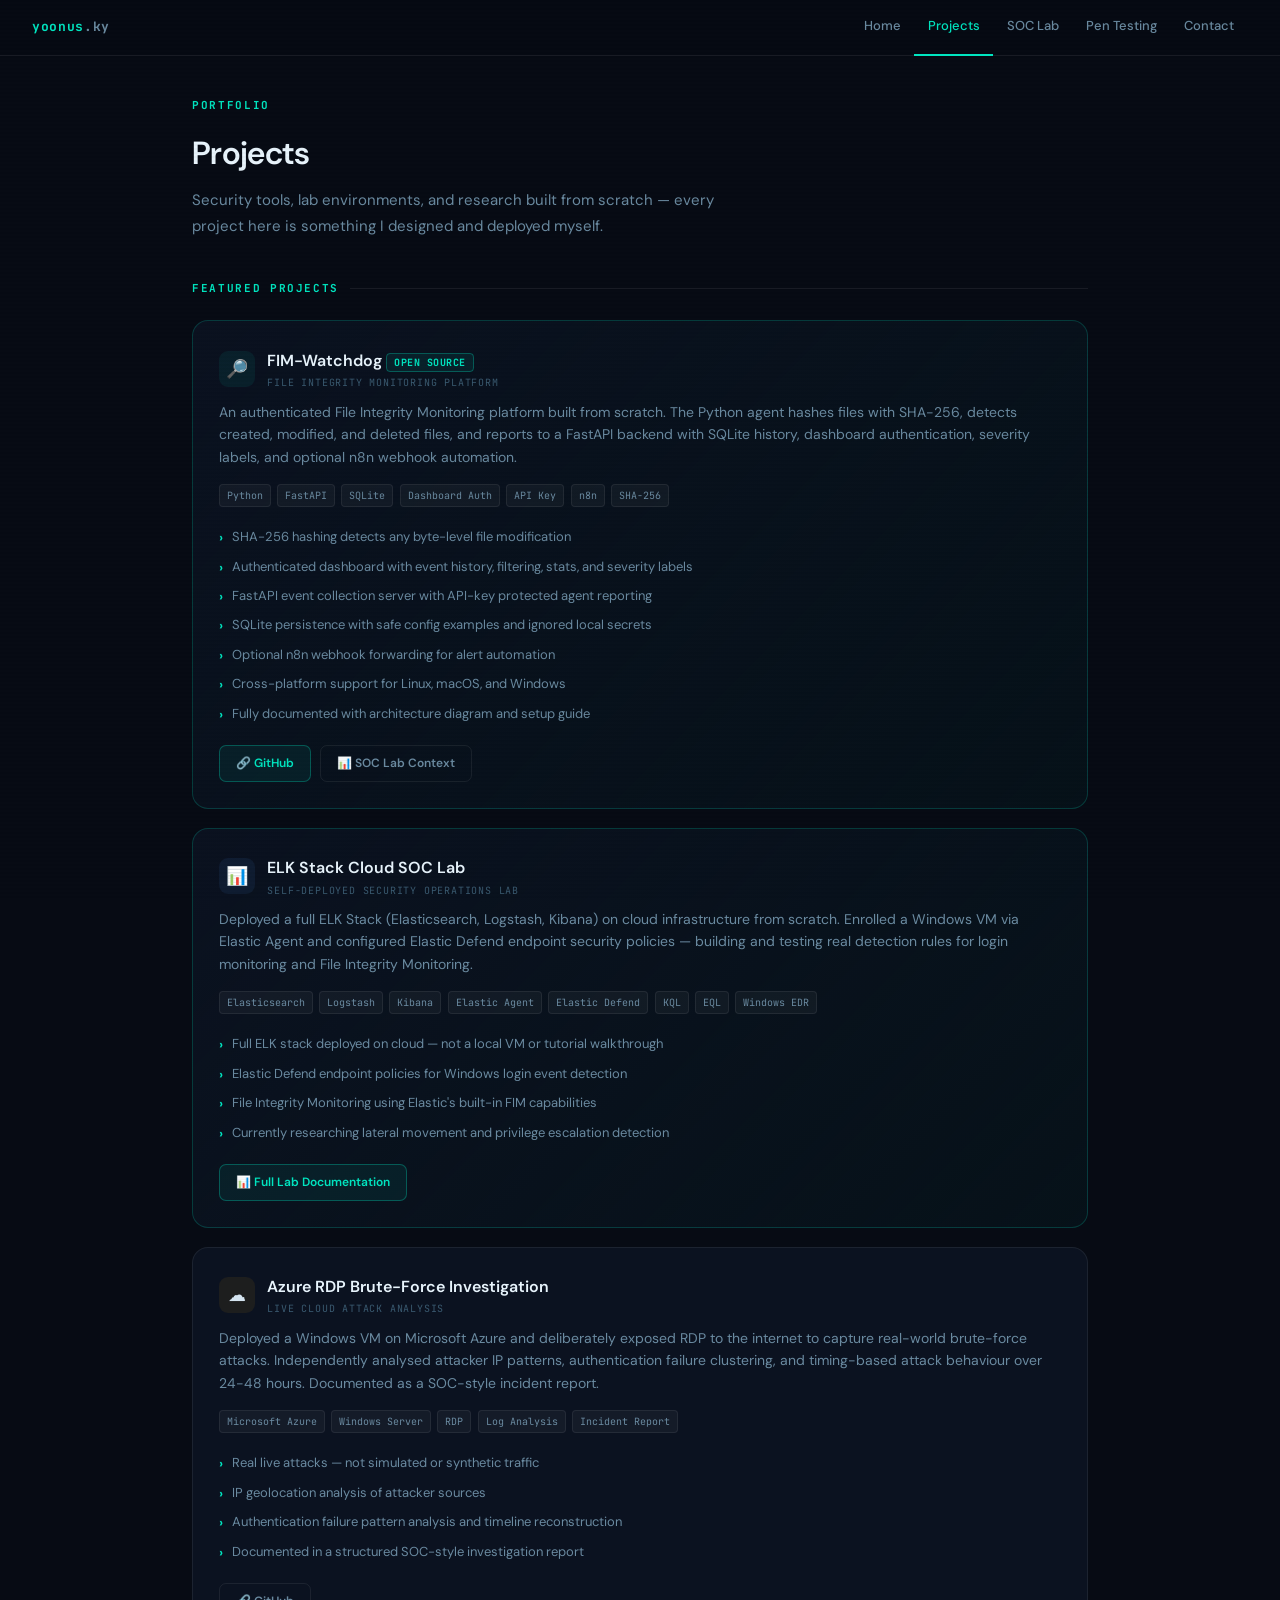
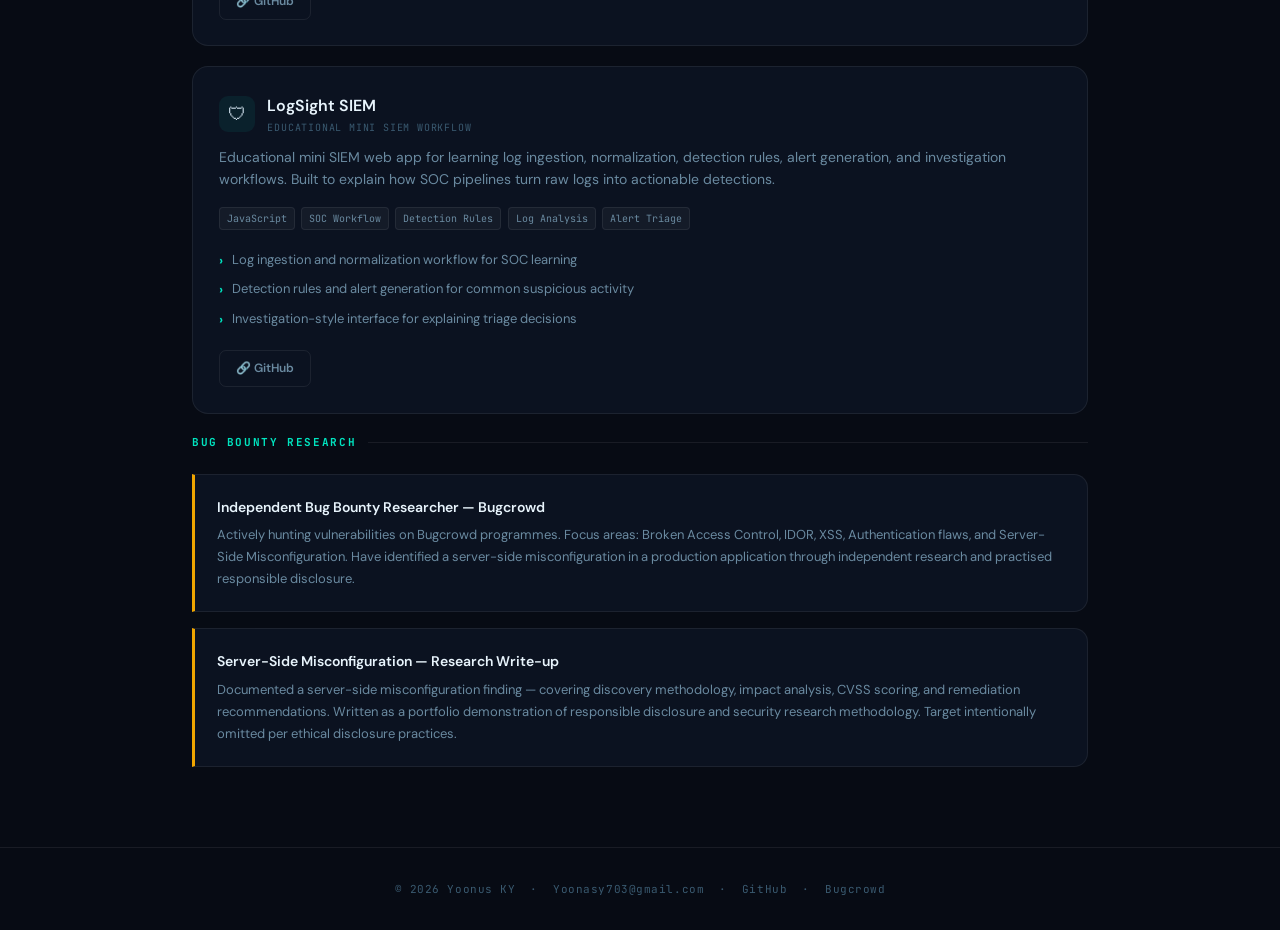
<file: projects.html>
<!DOCTYPE html>
<html lang="en">
<head>
<meta charset="utf-8"/>
<meta name="viewport" content="width=device-width,initial-scale=1"/>
<title>Projects — Yoonus KY</title>
<style>
@import url('https://fonts.googleapis.com/css2?family=JetBrains+Mono:wght@400;600;700&family=DM+Sans:ital,wght@0,300;0,400;0,500;0,600;1,400&display=swap');
*,*::before,*::after{box-sizing:border-box;margin:0;padding:0}
:root{--bg:#070b14;--bg2:#0b1220;--bg3:#0f1829;--border:rgba(255,255,255,0.07);--border2:rgba(255,255,255,0.13);--teal:#00e5c0;--teal-bg:rgba(0,229,192,0.07);--amber:#f0a500;--amber-bg:rgba(240,165,0,0.08);--red:#ff4d6d;--red-bg:rgba(255,77,109,0.08);--blue:#4a9eff;--blue-bg:rgba(74,158,255,0.08);--text:#d4e4f0;--text-dim:#6a8aa0;--text-faint:#3a5a70;--mono:'JetBrains Mono',monospace;--sans:'DM Sans',sans-serif}
html{scroll-behavior:smooth}
body{background:var(--bg);color:var(--text);font-family:var(--sans);font-size:15px;line-height:1.7;min-height:100vh}
body::before{content:'';position:fixed;inset:0;background:repeating-linear-gradient(0deg,transparent,transparent 2px,rgba(0,0,0,0.025) 2px,rgba(0,0,0,0.025) 4px);pointer-events:none;z-index:9999}
nav{position:sticky;top:0;z-index:100;background:rgba(7,11,20,0.93);backdrop-filter:blur(12px);border-bottom:1px solid var(--border);height:56px;display:flex;align-items:center;padding:0 2rem}
.nav-brand{font-family:var(--mono);font-size:13px;font-weight:700;color:var(--teal);text-decoration:none;margin-right:auto;letter-spacing:.05em}
.nav-brand span{color:var(--text-dim)}
nav a.nl{font-size:13px;font-weight:500;color:var(--text-dim);text-decoration:none;padding:0 .85rem;height:56px;display:flex;align-items:center;border-bottom:2px solid transparent;transition:color .2s,border-color .2s}
nav a.nl:hover{color:var(--text)}
nav a.nl.active{color:var(--teal);border-bottom-color:var(--teal)}
.c{max-width:960px;margin:0 auto;padding:2.5rem 2rem 4rem}
.page-hero{margin-bottom:2.5rem}
.page-eyebrow{font-family:var(--mono);font-size:11px;font-weight:700;letter-spacing:.15em;color:var(--teal);text-transform:uppercase;margin-bottom:.7rem}
.page-hero h1{font-size:32px;font-weight:600;color:#e8f4fc;letter-spacing:-.02em;margin-bottom:.5rem}
.page-hero p{color:var(--text-dim);font-size:15px;max-width:560px}
.st{font-family:var(--mono);font-size:11px;font-weight:700;letter-spacing:.15em;color:var(--teal);text-transform:uppercase;margin-bottom:1.4rem;display:flex;align-items:center;gap:.7rem}
.st::after{content:'';flex:1;height:1px;background:var(--border)}

/* PROJECT CARDS */
.project-card{background:var(--bg2);border:1px solid var(--border);border-radius:16px;padding:1.6rem;margin-bottom:1.2rem;transition:border-color .2s,transform .2s;display:grid;grid-template-columns:1fr auto;gap:1rem;align-items:start}
.project-card:hover{border-color:var(--border2);transform:translateY(-2px)}
.project-card.featured{border-color:rgba(0,229,192,.2);background:linear-gradient(135deg,var(--bg2) 0%,rgba(0,229,192,.03) 100%)}
.proj-top{display:flex;align-items:center;gap:.8rem;margin-bottom:.6rem}
.proj-icon{width:36px;height:36px;border-radius:9px;display:flex;align-items:center;justify-content:center;font-size:18px;flex-shrink:0}
.pi-teal{background:var(--teal-bg)}
.pi-amber{background:var(--amber-bg)}
.pi-blue{background:var(--blue-bg)}
.pi-red{background:var(--red-bg)}
.proj-title{font-size:16px;font-weight:600;color:#e8f4fc}
.proj-subtitle{font-family:var(--mono);font-size:10px;color:var(--text-faint);letter-spacing:.08em}
.proj-desc{font-size:14px;color:var(--text-dim);margin-bottom:1rem;line-height:1.6}
.tag-row{display:flex;flex-wrap:wrap;gap:.4rem;margin-bottom:1rem}
.tag{font-family:var(--mono);font-size:10px;color:var(--text-dim);background:rgba(255,255,255,0.04);border:1px solid var(--border);border-radius:4px;padding:2px 7px}
.proj-features{list-style:none;margin-bottom:1rem}
.proj-features li{font-size:13px;color:var(--text-dim);padding:.2rem 0;display:flex;align-items:flex-start;gap:.6rem}
.proj-features li::before{content:'›';color:var(--teal);font-weight:700;flex-shrink:0;margin-top:1px}
.proj-links{display:flex;gap:.6rem;flex-wrap:wrap}
.btn{display:inline-flex;align-items:center;gap:.45rem;font-size:12px;font-weight:600;padding:.45rem 1rem;border-radius:7px;text-decoration:none;transition:all .2s;border:1px solid}
.btn-teal{background:var(--teal-bg);color:var(--teal);border-color:rgba(0,229,192,.3)}
.btn-teal:hover{background:rgba(0,229,192,.14);border-color:var(--teal)}
.btn-ghost{background:transparent;color:var(--text-dim);border-color:var(--border)}
.btn-ghost:hover{color:var(--text);border-color:var(--border2)}
.badge-new{font-family:var(--mono);font-size:10px;font-weight:700;color:var(--teal);background:var(--teal-bg);border:1px solid rgba(0,229,192,.3);border-radius:4px;padding:2px 7px;letter-spacing:.05em}

/* BUG BOUNTY SECTION */
.bb-card{background:var(--bg2);border:1px solid var(--border);border-left:3px solid var(--amber);border-radius:0 14px 14px 0;padding:1.3rem 1.4rem;margin-bottom:1rem}
.bb-title{font-size:14px;font-weight:600;color:#e8f4fc;margin-bottom:.3rem}
.bb-body{font-size:13px;color:var(--text-dim)}
footer{border-top:1px solid var(--border);padding:2rem;text-align:center;font-family:var(--mono);font-size:11px;color:var(--text-faint);letter-spacing:.05em}
footer a{color:var(--text-faint);text-decoration:none}
footer a:hover{color:var(--teal)}
@media(max-width:600px){.c{padding:2rem 1.2rem 3rem}nav{padding:0 1rem}nav a.nl{padding:0 .6rem}.project-card{grid-template-columns:1fr}}
</style>
</head>
<body>
<nav>
  <a href="index.html" class="nav-brand">yoonus<span>.ky</span></a>
  <a href="index.html"      class="nl">Home</a>
  <a href="projects.html"   class="nl active">Projects</a>
  <a href="soc-lab.html"    class="nl">SOC Lab</a>
  <a href="pentesting.html" class="nl">Pen Testing</a>
  <a href="contact.html"    class="nl">Contact</a>
</nav>

<div class="c">
  <div class="page-hero">
    <div class="page-eyebrow">Portfolio</div>
    <h1>Projects</h1>
    <p>Security tools, lab environments, and research built from scratch — every project here is something I designed and deployed myself.</p>
  </div>

  <div class="st">Featured Projects</div>

  <!-- FIM Watchdog -->
  <div class="project-card featured">
    <div>
      <div class="proj-top">
        <div class="proj-icon pi-teal">&#128270;</div>
        <div>
          <div class="proj-title">FIM-Watchdog <span class="badge-new">OPEN SOURCE</span></div>
          <div class="proj-subtitle">FILE INTEGRITY MONITORING PLATFORM</div>
        </div>
      </div>
      <p class="proj-desc">An authenticated File Integrity Monitoring platform built from scratch. The Python agent hashes files with SHA-256, detects created, modified, and deleted files, and reports to a FastAPI backend with SQLite history, dashboard authentication, severity labels, and optional n8n webhook automation.</p>
      <div class="tag-row">
        <span class="tag">Python</span><span class="tag">FastAPI</span><span class="tag">SQLite</span><span class="tag">Dashboard Auth</span><span class="tag">API Key</span><span class="tag">n8n</span><span class="tag">SHA-256</span>
      </div>
      <ul class="proj-features">
        <li>SHA-256 hashing detects any byte-level file modification</li>
        <li>Authenticated dashboard with event history, filtering, stats, and severity labels</li>
        <li>FastAPI event collection server with API-key protected agent reporting</li>
        <li>SQLite persistence with safe config examples and ignored local secrets</li>
        <li>Optional n8n webhook forwarding for alert automation</li>
        <li>Cross-platform support for Linux, macOS, and Windows</li>
        <li>Fully documented with architecture diagram and setup guide</li>
      </ul>
      <div class="proj-links">
        <a href="https://github.com/Yoonas18/fim-security-automation" class="btn btn-teal" target="_blank">&#128279; GitHub</a>
        <a href="soc-lab.html" class="btn btn-ghost">&#128202; SOC Lab Context</a>
      </div>
    </div>
  </div>

  <!-- ELK Lab -->
  <div class="project-card featured">
    <div>
      <div class="proj-top">
        <div class="proj-icon pi-blue">&#128202;</div>
        <div>
          <div class="proj-title">ELK Stack Cloud SOC Lab</div>
          <div class="proj-subtitle">SELF-DEPLOYED SECURITY OPERATIONS LAB</div>
        </div>
      </div>
      <p class="proj-desc">Deployed a full ELK Stack (Elasticsearch, Logstash, Kibana) on cloud infrastructure from scratch. Enrolled a Windows VM via Elastic Agent and configured Elastic Defend endpoint security policies — building and testing real detection rules for login monitoring and File Integrity Monitoring.</p>
      <div class="tag-row">
        <span class="tag">Elasticsearch</span><span class="tag">Logstash</span><span class="tag">Kibana</span><span class="tag">Elastic Agent</span><span class="tag">Elastic Defend</span><span class="tag">KQL</span><span class="tag">EQL</span><span class="tag">Windows EDR</span>
      </div>
      <ul class="proj-features">
        <li>Full ELK stack deployed on cloud — not a local VM or tutorial walkthrough</li>
        <li>Elastic Defend endpoint policies for Windows login event detection</li>
        <li>File Integrity Monitoring using Elastic's built-in FIM capabilities</li>
        <li>Currently researching lateral movement and privilege escalation detection</li>
      </ul>
      <div class="proj-links">
        <a href="soc-lab.html" class="btn btn-teal">&#128202; Full Lab Documentation</a>
      </div>
    </div>
  </div>

  <!-- Azure RDP -->
  <div class="project-card">
    <div>
      <div class="proj-top">
        <div class="proj-icon pi-amber">&#9729;</div>
        <div>
          <div class="proj-title">Azure RDP Brute-Force Investigation</div>
          <div class="proj-subtitle">LIVE CLOUD ATTACK ANALYSIS</div>
        </div>
      </div>
      <p class="proj-desc">Deployed a Windows VM on Microsoft Azure and deliberately exposed RDP to the internet to capture real-world brute-force attacks. Independently analysed attacker IP patterns, authentication failure clustering, and timing-based attack behaviour over 24-48 hours. Documented as a SOC-style incident report.</p>
      <div class="tag-row">
        <span class="tag">Microsoft Azure</span><span class="tag">Windows Server</span><span class="tag">RDP</span><span class="tag">Log Analysis</span><span class="tag">Incident Report</span>
      </div>
      <ul class="proj-features">
        <li>Real live attacks — not simulated or synthetic traffic</li>
        <li>IP geolocation analysis of attacker sources</li>
        <li>Authentication failure pattern analysis and timeline reconstruction</li>
        <li>Documented in a structured SOC-style investigation report</li>
      </ul>
      <div class="proj-links">
        <a href="https://github.com/Yoonas18/soc-attack-simulations" class="btn btn-ghost" target="_blank">&#128279; GitHub</a>
      </div>
    </div>
  </div>

  <!-- LogSight SIEM -->
  <div class="project-card">
    <div>
      <div class="proj-top">
        <div class="proj-icon pi-teal">&#128737;</div>
        <div>
          <div class="proj-title">LogSight SIEM</div>
          <div class="proj-subtitle">EDUCATIONAL MINI SIEM WORKFLOW</div>
        </div>
      </div>
      <p class="proj-desc">Educational mini SIEM web app for learning log ingestion, normalization, detection rules, alert generation, and investigation workflows. Built to explain how SOC pipelines turn raw logs into actionable detections.</p>
      <div class="tag-row">
        <span class="tag">JavaScript</span><span class="tag">SOC Workflow</span><span class="tag">Detection Rules</span><span class="tag">Log Analysis</span><span class="tag">Alert Triage</span>
      </div>
      <ul class="proj-features">
        <li>Log ingestion and normalization workflow for SOC learning</li>
        <li>Detection rules and alert generation for common suspicious activity</li>
        <li>Investigation-style interface for explaining triage decisions</li>
      </ul>
      <div class="proj-links">
        <a href="https://github.com/Yoonas18/logsight-siem" class="btn btn-ghost" target="_blank">&#128279; GitHub</a>
      </div>
    </div>
  </div>

  <!-- Bug Bounty -->
  <div class="st" style="margin-top:1rem">Bug Bounty Research</div>
  <div class="bb-card">
    <div class="bb-title">Independent Bug Bounty Researcher — Bugcrowd</div>
    <div class="bb-body">Actively hunting vulnerabilities on Bugcrowd programmes. Focus areas: Broken Access Control, IDOR, XSS, Authentication flaws, and Server-Side Misconfiguration. Have identified a server-side misconfiguration in a production application through independent research and practised responsible disclosure.</div>
  </div>
  <div class="bb-card">
    <div class="bb-title">Server-Side Misconfiguration — Research Write-up</div>
    <div class="bb-body">Documented a server-side misconfiguration finding — covering discovery methodology, impact analysis, CVSS scoring, and remediation recommendations. Written as a portfolio demonstration of responsible disclosure and security research methodology. Target intentionally omitted per ethical disclosure practices.</div>
  </div>
</div>

<footer>
  &copy; 2026 Yoonus KY &nbsp;·&nbsp;
  <a href="mailto:Yoonasy703@gmail.com">Yoonasy703@gmail.com</a> &nbsp;·&nbsp;
  <a href="https://github.com/Yoonas18" target="_blank">GitHub</a> &nbsp;·&nbsp;
  <a href="https://bugcrowd.com/Yoonas18" target="_blank">Bugcrowd</a>
</footer>
</body>
</html>
</file>
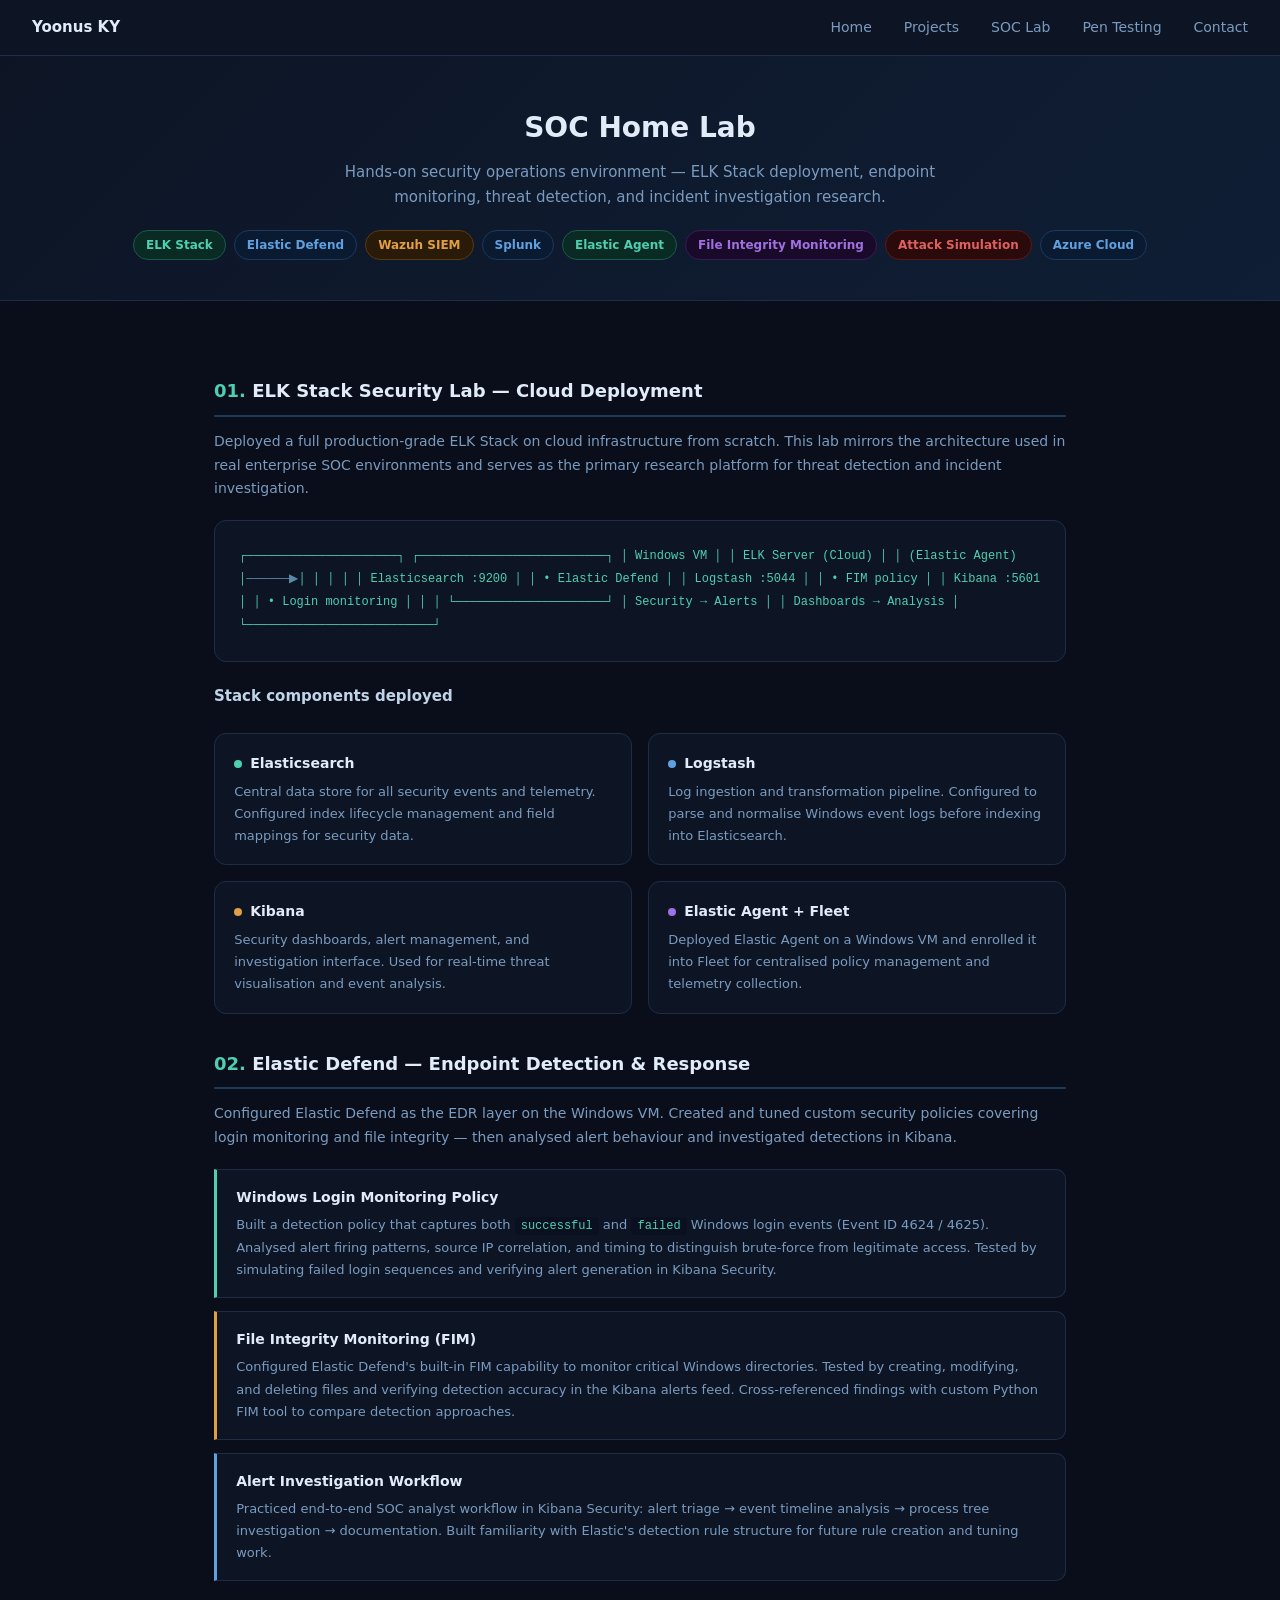
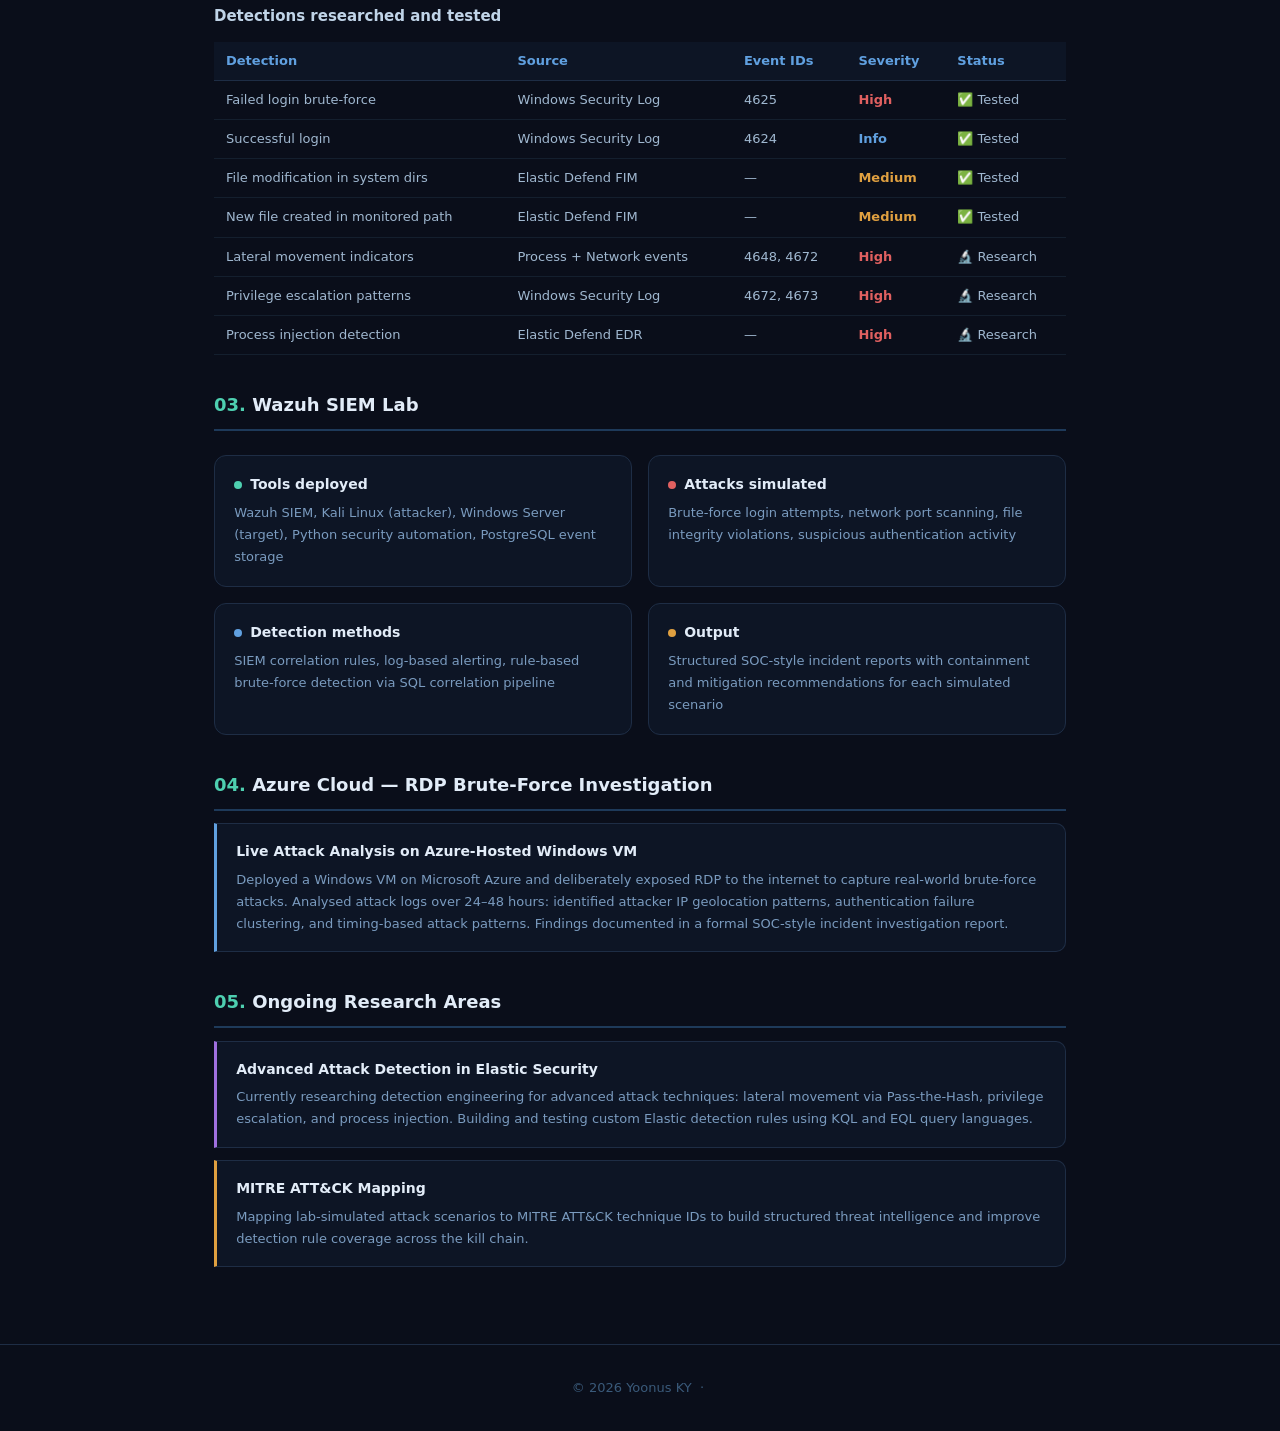
<file: soc-lab.html>
<!DOCTYPE html>
<html lang="en">
<head>
  <meta charset="utf-8" />
  <meta name="viewport" content="width=device-width, initial-scale=1" />
  <title>SOC Home Lab | Yoonus KY</title>
  <style>
    *, *::before, *::after { box-sizing: border-box; margin: 0; padding: 0; }
    body {
      font-family: Inter, ui-sans-serif, system-ui, -apple-system, "Segoe UI", sans-serif;
      background: #0a0e1a;
      color: #c8d8e8;
      line-height: 1.7;
    }
    nav {
      background: #0d1525;
      border-bottom: 1px solid #1e2d45;
      padding: 0 2rem;
      display: flex;
      align-items: center;
      gap: 2rem;
      height: 56px;
    }
    nav .brand { font-weight: 700; color: #e2ecf8; font-size: 15px; margin-right: auto; }
    nav a { color: #7a9bbf; text-decoration: none; font-size: 14px; transition: color .2s; }
    nav a:hover { color: #e2ecf8; }
    .hero {
      background: linear-gradient(135deg, #0d1525 0%, #0f1e35 100%);
      border-bottom: 1px solid #1e2d45;
      padding: 3rem 2rem 2.5rem;
      text-align: center;
    }
    .hero h1 { font-size: 28px; font-weight: 700; color: #e2ecf8; margin-bottom: .5rem; }
    .hero p { color: #7a9bbf; font-size: 15px; max-width: 620px; margin: 0 auto; }
    .badge-row { display: flex; flex-wrap: wrap; gap: 8px; justify-content: center; margin-top: 1.2rem; }
    .badge {
      font-size: 12px; font-weight: 600; padding: 4px 12px; border-radius: 20px;
      border: 1px solid;
    }
    .badge-teal  { background: #0a2a24; color: #4ecfb0; border-color: #1a5a4a; }
    .badge-blue  { background: #0a1a30; color: #60a0e0; border-color: #1a3a60; }
    .badge-amber { background: #2a1a08; color: #e0a040; border-color: #5a3a10; }
    .badge-red   { background: #2a0a0a; color: #e06060; border-color: #5a1a1a; }
    .badge-purple{ background: #1a0a2a; color: #a070e0; border-color: #3a1a5a; }

    main { max-width: 900px; margin: 0 auto; padding: 2.5rem 1.5rem 4rem; }

    /* Stack cards */
    .stack-grid { display: grid; grid-template-columns: 1fr 1fr; gap: 1rem; margin: 1.5rem 0; }
    @media(max-width: 600px) { .stack-grid { grid-template-columns: 1fr; } }
    .stack-card {
      background: #0d1525;
      border: 1px solid #1e2d45;
      border-radius: 12px;
      padding: 1.1rem 1.2rem;
    }
    .stack-card .card-title {
      font-size: 14px; font-weight: 700; color: #e2ecf8; margin-bottom: .3rem;
      display: flex; align-items: center; gap: 8px;
    }
    .stack-card p { font-size: 13px; color: #7a9bbf; }
    .dot { width: 8px; height: 8px; border-radius: 50%; flex-shrink: 0; }
    .dot-teal   { background: #4ecfb0; }
    .dot-blue   { background: #60a0e0; }
    .dot-amber  { background: #e0a040; }
    .dot-purple { background: #a070e0; }
    .dot-red    { background: #e06060; }

    /* Section headers */
    h2 {
      font-size: 18px; font-weight: 700; color: #e2ecf8;
      margin: 2.2rem 0 .8rem;
      padding-bottom: .5rem;
      border-bottom: 2px solid #1e3a5a;
    }
    h2 span { color: #4ecfb0; }
    h3 { font-size: 15px; font-weight: 600; color: #c0d4e8; margin: 1.4rem 0 .4rem; }

    /* Feature blocks */
    .feature-block {
      background: #0d1525;
      border: 1px solid #1e2d45;
      border-left: 3px solid #4ecfb0;
      border-radius: 0 10px 10px 0;
      padding: 1rem 1.2rem;
      margin-bottom: .8rem;
    }
    .feature-block.amber { border-left-color: #e0a040; }
    .feature-block.blue  { border-left-color: #60a0e0; }
    .feature-block.red   { border-left-color: #e06060; }
    .feature-block.purple{ border-left-color: #a070e0; }
    .feature-block .f-title { font-size: 14px; font-weight: 700; color: #e2ecf8; margin-bottom: .3rem; }
    .feature-block p { font-size: 13px; color: #7a9bbf; }
    .feature-block code {
      font-family: "Fira Mono", "Cascadia Code", monospace;
      font-size: 12px; background: #0a1020; color: #4ecfb0;
      padding: 2px 6px; border-radius: 4px;
    }

    /* Detection rule example */
    .rule-box {
      background: #060d18;
      border: 1px solid #1e2d45;
      border-radius: 10px;
      padding: 1rem 1.2rem;
      font-family: "Fira Mono", "Cascadia Code", monospace;
      font-size: 12px;
      color: #8ab4d8;
      overflow-x: auto;
      margin: .8rem 0;
    }
    .rule-box .kw  { color: #60a0e0; }
    .rule-box .val { color: #4ecfb0; }
    .rule-box .cmt { color: #3a5a7a; }

    /* Detection table */
    table { width: 100%; border-collapse: collapse; font-size: 13px; margin: .8rem 0; }
    th { background: #0d1525; color: #60a0e0; text-align: left; padding: 8px 12px; border-bottom: 1px solid #1e2d45; font-weight: 600; }
    td { padding: 8px 12px; border-bottom: 1px solid #141f2e; color: #a0b8d0; }
    tr:hover td { background: #0d1a2a; }
    .sev-high   { color: #e06060; font-weight: 700; }
    .sev-med    { color: #e0a040; font-weight: 700; }
    .sev-info   { color: #60a0e0; font-weight: 700; }

    /* Architecture diagram */
    .arch {
      background: #0d1525;
      border: 1px solid #1e2d45;
      border-radius: 12px;
      padding: 1.5rem;
      font-family: "Fira Mono", "Cascadia Code", monospace;
      font-size: 12px;
      color: #5a8aaa;
      line-height: 1.9;
      overflow-x: auto;
      margin: 1rem 0;
    }
    .arch .hl { color: #4ecfb0; }
    .arch .dim { color: #2a4a6a; }

    footer {
      text-align: center;
      padding: 2rem;
      color: #3a5a7a;
      font-size: 13px;
      border-top: 1px solid #1e2d45;
    }
  </style>
</head>
<body>

<nav>
  <span class="brand">Yoonus KY</span>
  <a href="index.html">Home</a>
  <a href="projects.html">Projects</a>
  <a href="soc-lab.html">SOC Lab</a>
  <a href="pentesting.html">Pen Testing</a>
  <a href="contact.html">Contact</a>
</nav>

<div class="hero">
  <h1>SOC Home Lab</h1>
  <p>Hands-on security operations environment — ELK Stack deployment, endpoint monitoring, threat detection, and incident investigation research.</p>
  <div class="badge-row">
    <span class="badge badge-teal">ELK Stack</span>
    <span class="badge badge-blue">Elastic Defend</span>
    <span class="badge badge-amber">Wazuh SIEM</span>
    <span class="badge badge-blue">Splunk</span>
    <span class="badge badge-teal">Elastic Agent</span>
    <span class="badge badge-purple">File Integrity Monitoring</span>
    <span class="badge badge-red">Attack Simulation</span>
    <span class="badge badge-blue">Azure Cloud</span>
  </div>
</div>

<main>

  <!-- ── ELK STACK LAB ───────────────────────────────────────────── -->
  <h2><span>01.</span> ELK Stack Security Lab — Cloud Deployment</h2>
  <p style="color:#7a9bbf; font-size:14px; margin-bottom:1.2rem;">
    Deployed a full production-grade ELK Stack on cloud infrastructure from scratch. This lab mirrors the architecture used in real enterprise SOC environments and serves as the primary research platform for threat detection and incident investigation.
  </p>

  <!-- Architecture -->
  <div class="arch">
<span class="hl">┌─────────────────────┐</span>       <span class="hl">┌──────────────────────────┐</span>
<span class="hl">│   Windows VM        │</span>       <span class="hl">│   ELK Server (Cloud)     │</span>
<span class="hl">│   (Elastic Agent)   │</span>──────▶<span class="hl">│                          │</span>
<span class="hl">│                     │</span>       <span class="hl">│  Elasticsearch  :9200    │</span>
<span class="hl">│  • Elastic Defend   │</span>       <span class="hl">│  Logstash       :5044    │</span>
<span class="hl">│  • FIM policy       │</span>       <span class="hl">│  Kibana         :5601    │</span>
<span class="hl">│  • Login monitoring │</span>       <span class="hl">│                          │</span>
<span class="hl">└─────────────────────┘</span>       <span class="hl">│  Security → Alerts       │</span>
                               <span class="hl">│  Dashboards → Analysis   │</span>
                               <span class="hl">└──────────────────────────┘</span>
  </div>

  <h3>Stack components deployed</h3>
  <div class="stack-grid">
    <div class="stack-card">
      <div class="card-title"><span class="dot dot-teal"></span>Elasticsearch</div>
      <p>Central data store for all security events and telemetry. Configured index lifecycle management and field mappings for security data.</p>
    </div>
    <div class="stack-card">
      <div class="card-title"><span class="dot dot-blue"></span>Logstash</div>
      <p>Log ingestion and transformation pipeline. Configured to parse and normalise Windows event logs before indexing into Elasticsearch.</p>
    </div>
    <div class="stack-card">
      <div class="card-title"><span class="dot dot-amber"></span>Kibana</div>
      <p>Security dashboards, alert management, and investigation interface. Used for real-time threat visualisation and event analysis.</p>
    </div>
    <div class="stack-card">
      <div class="card-title"><span class="dot dot-purple"></span>Elastic Agent + Fleet</div>
      <p>Deployed Elastic Agent on a Windows VM and enrolled it into Fleet for centralised policy management and telemetry collection.</p>
    </div>
  </div>

  <!-- ── ELASTIC DEFEND ─────────────────────────────────────────── -->
  <h2><span>02.</span> Elastic Defend — Endpoint Detection & Response</h2>
  <p style="color:#7a9bbf; font-size:14px; margin-bottom:1.2rem;">
    Configured Elastic Defend as the EDR layer on the Windows VM. Created and tuned custom security policies covering login monitoring and file integrity — then analysed alert behaviour and investigated detections in Kibana.
  </p>

  <div class="feature-block">
    <div class="f-title">Windows Login Monitoring Policy</div>
    <p>Built a detection policy that captures both <code>successful</code> and <code>failed</code> Windows login events (Event ID 4624 / 4625). Analysed alert firing patterns, source IP correlation, and timing to distinguish brute-force from legitimate access. Tested by simulating failed login sequences and verifying alert generation in Kibana Security.</p>
  </div>

  <div class="feature-block amber">
    <div class="f-title">File Integrity Monitoring (FIM)</div>
    <p>Configured Elastic Defend's built-in FIM capability to monitor critical Windows directories. Tested by creating, modifying, and deleting files and verifying detection accuracy in the Kibana alerts feed. Cross-referenced findings with custom Python FIM tool to compare detection approaches.</p>
  </div>

  <div class="feature-block blue">
    <div class="f-title">Alert Investigation Workflow</div>
    <p>Practiced end-to-end SOC analyst workflow in Kibana Security: alert triage → event timeline analysis → process tree investigation → documentation. Built familiarity with Elastic's detection rule structure for future rule creation and tuning work.</p>
  </div>

  <!-- ── DETECTION TABLE ─────────────────────────────────────────── -->
  <h3>Detections researched and tested</h3>
  <table>
    <thead>
      <tr><th>Detection</th><th>Source</th><th>Event IDs</th><th>Severity</th><th>Status</th></tr>
    </thead>
    <tbody>
      <tr><td>Failed login brute-force</td><td>Windows Security Log</td><td>4625</td><td class="sev-high">High</td><td>✅ Tested</td></tr>
      <tr><td>Successful login</td><td>Windows Security Log</td><td>4624</td><td class="sev-info">Info</td><td>✅ Tested</td></tr>
      <tr><td>File modification in system dirs</td><td>Elastic Defend FIM</td><td>—</td><td class="sev-med">Medium</td><td>✅ Tested</td></tr>
      <tr><td>New file created in monitored path</td><td>Elastic Defend FIM</td><td>—</td><td class="sev-med">Medium</td><td>✅ Tested</td></tr>
      <tr><td>Lateral movement indicators</td><td>Process + Network events</td><td>4648, 4672</td><td class="sev-high">High</td><td>🔬 Research</td></tr>
      <tr><td>Privilege escalation patterns</td><td>Windows Security Log</td><td>4672, 4673</td><td class="sev-high">High</td><td>🔬 Research</td></tr>
      <tr><td>Process injection detection</td><td>Elastic Defend EDR</td><td>—</td><td class="sev-high">High</td><td>🔬 Research</td></tr>
    </tbody>
  </table>

  <!-- ── WAZUH + OTHER SIEM ──────────────────────────────────────── -->
  <h2><span>03.</span> Wazuh SIEM Lab</h2>

  <div class="stack-grid">
    <div class="stack-card">
      <div class="card-title"><span class="dot dot-teal"></span>Tools deployed</div>
      <p>Wazuh SIEM, Kali Linux (attacker), Windows Server (target), Python security automation, PostgreSQL event storage</p>
    </div>
    <div class="stack-card">
      <div class="card-title"><span class="dot dot-red"></span>Attacks simulated</div>
      <p>Brute-force login attempts, network port scanning, file integrity violations, suspicious authentication activity</p>
    </div>
    <div class="stack-card">
      <div class="card-title"><span class="dot dot-blue"></span>Detection methods</div>
      <p>SIEM correlation rules, log-based alerting, rule-based brute-force detection via SQL correlation pipeline</p>
    </div>
    <div class="stack-card">
      <div class="card-title"><span class="dot dot-amber"></span>Output</div>
      <p>Structured SOC-style incident reports with containment and mitigation recommendations for each simulated scenario</p>
    </div>
  </div>

  <!-- ── AZURE CLOUD ──────────────────────────────────────────────── -->
  <h2><span>04.</span> Azure Cloud — RDP Brute-Force Investigation</h2>

  <div class="feature-block blue">
    <div class="f-title">Live Attack Analysis on Azure-Hosted Windows VM</div>
    <p>Deployed a Windows VM on Microsoft Azure and deliberately exposed RDP to the internet to capture real-world brute-force attacks. Analysed attack logs over 24–48 hours: identified attacker IP geolocation patterns, authentication failure clustering, and timing-based attack patterns. Findings documented in a formal SOC-style incident investigation report.</p>
  </div>

  <!-- ── ONGOING RESEARCH ─────────────────────────────────────────── -->
  <h2><span>05.</span> Ongoing Research Areas</h2>

  <div class="feature-block purple">
    <div class="f-title">Advanced Attack Detection in Elastic Security</div>
    <p>Currently researching detection engineering for advanced attack techniques: lateral movement via Pass-the-Hash, privilege escalation, and process injection. Building and testing custom Elastic detection rules using KQL and EQL query languages.</p>
  </div>

  <div class="feature-block amber">
    <div class="f-title">MITRE ATT&amp;CK Mapping</div>
    <p>Mapping lab-simulated attack scenarios to MITRE ATT&amp;CK technique IDs to build structured threat intelligence and improve detection rule coverage across the kill chain.</p>
  </div>

</main>

<footer>© 2026 Yoonus KY &nbsp;·&nbsp; <a href="/cdn-cgi/l/email-protection#451c2a2a2b24363c727576052228242c296b262a28" style="color:#3a5a7a;"><span cl
</file>
